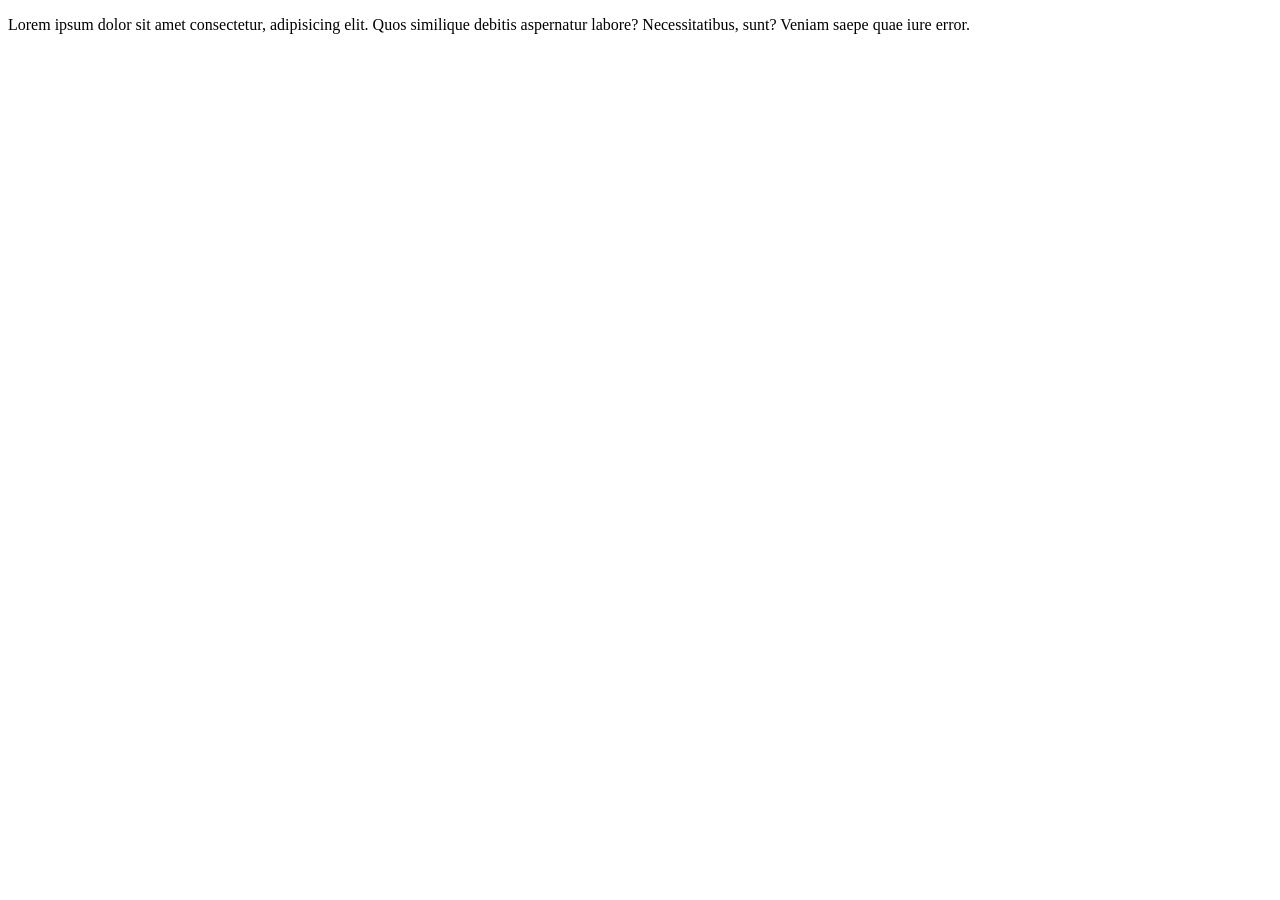
<file: index.html>
<!DOCTYPE html>
<html lang="en">
<head>
    <meta charset="UTF-8">
    <meta name="viewport" content="width=device-width, initial-scale=1.0">
    <title>Document</title>
</head>
<body>
    <div class="container">
        <p>Lorem ipsum dolor sit amet consectetur, adipisicing elit. Quos similique debitis aspernatur labore? 
            Necessitatibus, sunt? Veniam saepe quae iure error.</p>
    </div>
    <script>
        let name = "Jane Doe"
        let y = 12
        const pi = 3.142
        let is_student = true
         
        console.log(name)
        console.log(y)
        console.log(pi)
        console.log(is_student)

        console.log(typeof(name))
        console.log(typeof(pi))
        console.log(typeof(y))
        console.log(typeof(false))     
</body>
</html>
</file>
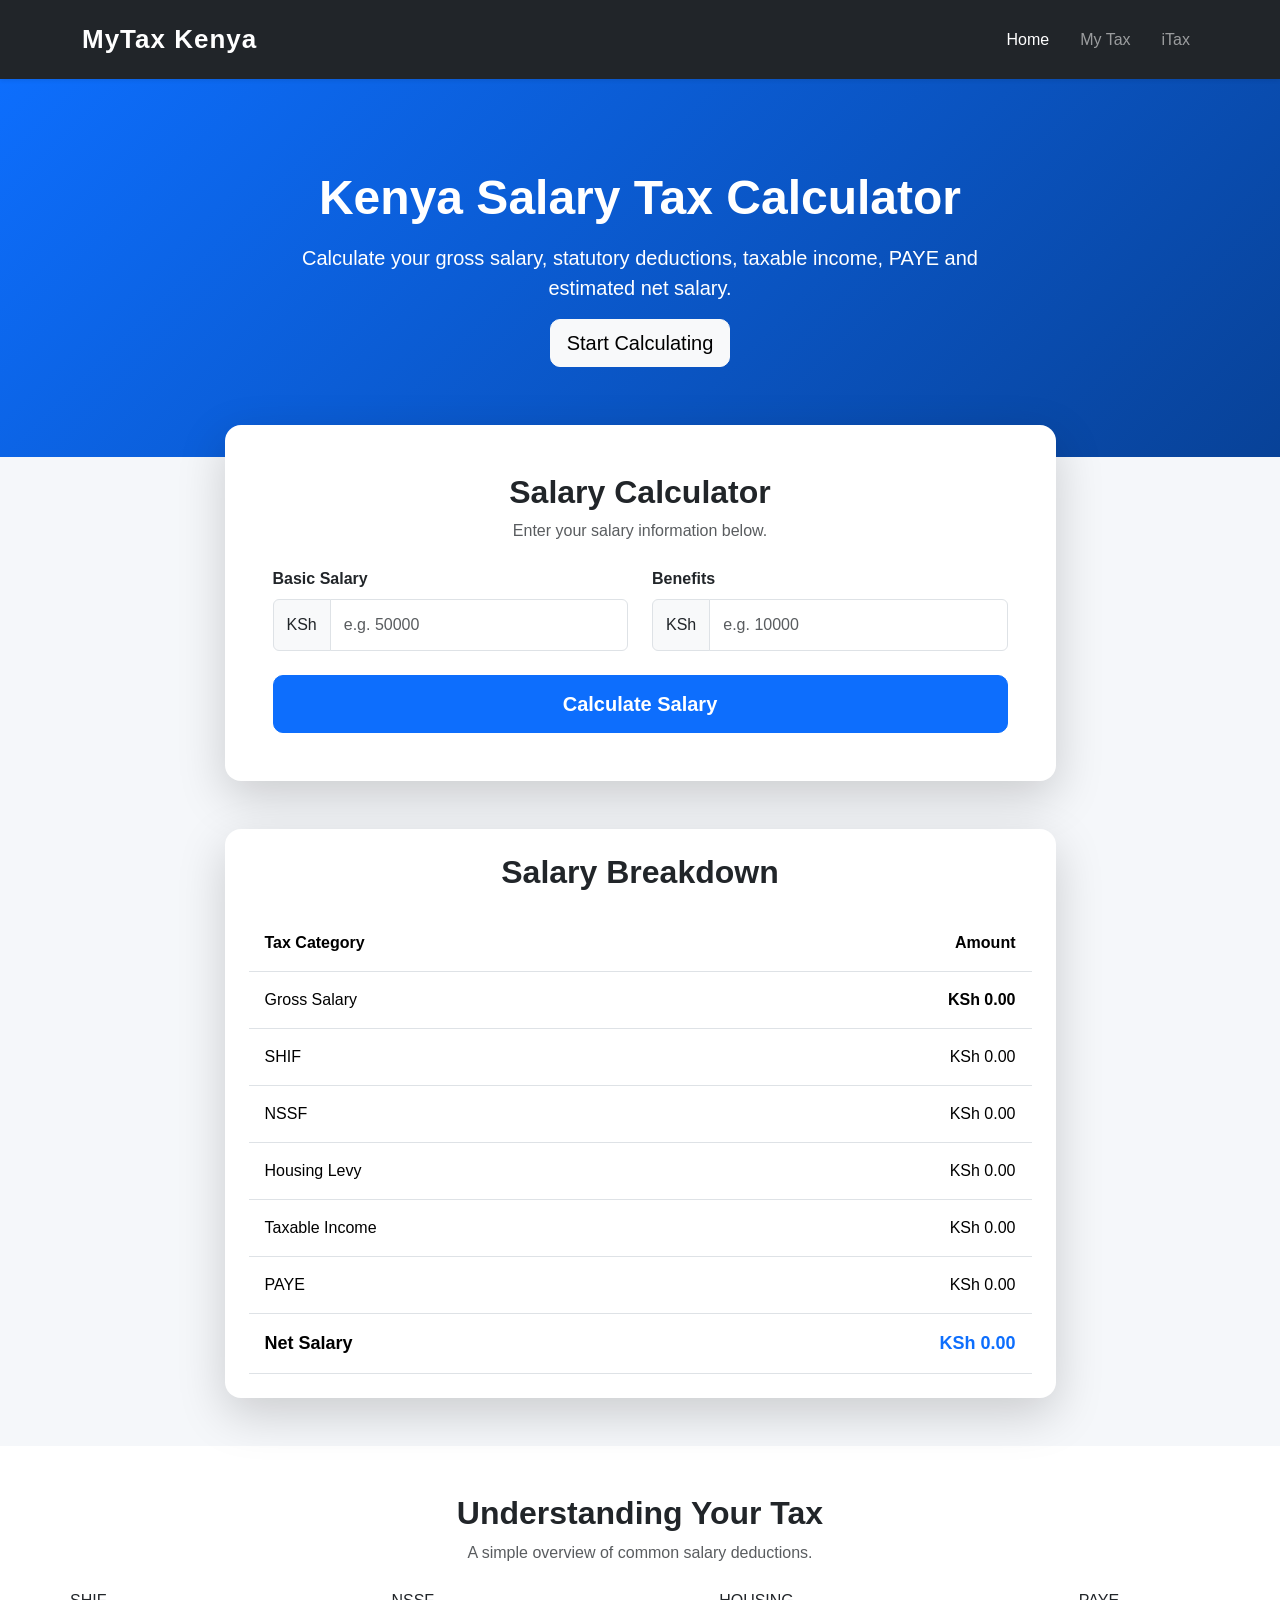
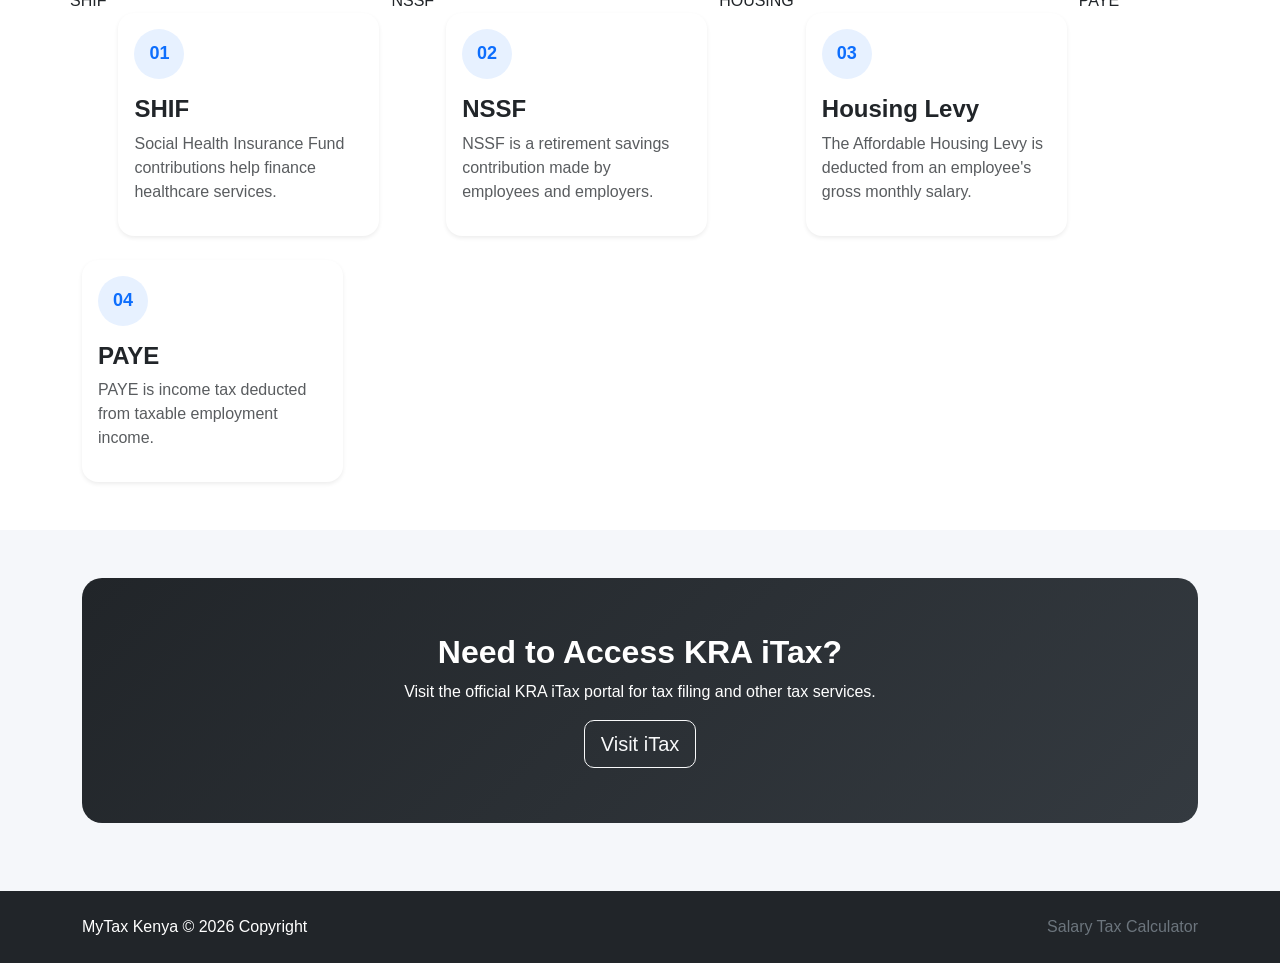
<file: MY_TAX-E/index.html>
<!DOCTYPE html>
<html lang="en">

<head>
    <meta charset="UTF-8">
    <meta name="viewport" content="width=device-width, initial-scale=1.0">

    <link href="https://cdn.jsdelivr.net/npm/bootstrap@5.3.8/dist/css/bootstrap.min.css"
        rel="stylesheet">

    <link rel="stylesheet" href="style.css">

    <title>Kenya Tax Calculator</title>
</head>

<body>

   
    <nav class="navbar navbar-expand-lg navbar-dark bg-dark shadow-sm sticky-top">
        <div class="container">

            <a class="navbar-brand fw-bold" href="#">
                MyTax Kenya
            </a>

            <button
                class="navbar-toggler"
                type="button"
                data-bs-toggle="collapse"
                data-bs-target="#navbarNav">

                <span class="navbar-toggler-icon"></span>

            </button>

            <div class="collapse navbar-collapse" id="navbarNav">

                <ul class="navbar-nav ms-auto">

                    <li class="nav-item">
                        <a class="nav-link active" href="#home">
                            Home
                        </a>
                    </li>

                    <li class="nav-item">
                        <a class="nav-link" href="#mytax">
                            My Tax
                        </a>
                    </li>

                    <li class="nav-item">
                        <a
                            class="nav-link"
                            href="https://itax.kra.go.ke/"
                            target="_blank">

                            iTax

                        </a>
                    </li>

                </ul>

            </div>

        </div>
    </nav>


   
    <section class="hero-section">

        <div class="container text-center">

            <h1 class="display-5 fw-bold">
                Kenya Salary Tax Calculator
            </h1>

            <p class="lead mt-3">
                Calculate your gross salary, statutory deductions,
                taxable income, PAYE and estimated net salary.
            </p>

            <a href="#calculator" class="btn btn-light btn-lg mt-3">
                Start Calculating
            </a>

        </div>

    </section>


    <main class="container my-5" id="home">

        <div class="row justify-content-center">

            <div class="col-lg-9">


                <div
                    id="calculator"
                    class="card calculator-card shadow-lg border-0">

                    <div class="card-body p-4 p-md-5">

                        <div class="text-center mb-4">

                            <h2 class="fw-bold">
                                Salary Calculator
                            </h2>

                            <p class="text-muted">
                                Enter your salary information below.
                            </p>

                        </div>


                        <form id="tax_form">

                            <div class="row">

                                <div class="col-md-6 mb-4">

                                    <label
                                        for="basic"
                                        class="form-label fw-semibold">

                                        Basic Salary

                                    </label>

                                    <div class="input-group">

                                        <span class="input-group-text">
                                            KSh
                                        </span>

                                        <input
                                            type="number"
                                            class="form-control"
                                            id="basic"
                                            placeholder="e.g. 50000"
                                            min="0"
                                            required>

                                    </div>

                                </div>


                              
                                <div class="col-md-6 mb-4">

                                    <label
                                        for="benefits"
                                        class="form-label fw-semibold">

                                        Benefits

                                    </label>

                                    <div class="input-group">

                                        <span class="input-group-text">
                                            KSh
                                        </span>

                                        <input
                                            type="number"
                                            class="form-control"
                                            id="benefits"
                                            placeholder="e.g. 10000"
                                            min="0"
                                            required>

                                    </div>

                                </div>

                            </div>


                            <button
                                type="submit"
                                class="btn btn-primary btn-lg w-100">

                                Calculate Salary

                            </button>

                        </form>

                    </div>

                </div>


               
                <div class="card shadow-lg border-0 mt-5">

                    <div class="card-body p-4">

                        <h2 class="text-center fw-bold mb-4">
                            Salary Breakdown
                        </h2>


                        <div class="table-responsive">

                            <table
                                class="table table-hover align-middle mb-0">

                                <thead>

                                    <tr>
                                        <th>Tax Category</th>
                                        <th class="text-end">
                                            Amount
                                        </th>
                                    </tr>

                                </thead>

                                <tbody>

                                    <tr>
                                        <td>
                                            Gross Salary
                                        </td>

                                        <td
                                            id="gross"
                                            class="text-end fw-semibold">

                                            KSh 0.00

                                        </td>
                                    </tr>


                                    <tr>
                                        <td>
                                            SHIF
                                        </td>

                                        <td
                                            id="nhif"
                                            class="text-end">

                                            KSh 0.00

                                        </td>
                                    </tr>


                                    <tr>
                                        <td>
                                            NSSF
                                        </td>

                                        <td
                                            id="nssf"
                                            class="text-end">

                                            KSh 0.00

                                        </td>
                                    </tr>


                                    <tr>
                                        <td>
                                            Housing Levy
                                        </td>

                                        <td
                                            id="nhdf"
                                            class="text-end">

                                            KSh 0.00

                                        </td>
                                    </tr>


                                    <tr>
                                        <td>
                                            Taxable Income
                                        </td>

                                        <td
                                            id="taxable"
                                            class="text-end">

                                            KSh 0.00

                                        </td>
                                    </tr>


                                    <tr>
                                        <td>
                                            PAYE
                                        </td>

                                        <td
                                            id="payee"
                                            class="text-end">

                                            KSh 0.00

                                        </td>
                                    </tr>


                                    <tr class="net-row">

                                        <td class="fw-bold">
                                            Net Salary
                                        </td>

                                        <td
                                            id="net"
                                            class="text-end fw-bold">

                                            KSh 0.00

                                        </td>

                                    </tr>

                                </tbody>

                            </table>

                        </div>

                    </div>

                </div>

            </div>

        </div>

    </main>


    <section id="mytax" class="tax-info-section py-5">

        <div class="container">

            <div class="text-center mb-5">

                <h2 class="fw-bold">
                    Understanding Your Tax
                </h2>

                <p class="text-muted">
                    A simple overview of common salary deductions.
                </p>

            </div>


            <div class="row g-4">

                 SHIF 
                <div class="col-md-6 col-lg-3">

                    <div class="card info-card h-100 border-0 shadow-sm">

                        <div class="card-body">

                            <div class="info-number">
                                01
                            </div>

                            <h4 class="fw-bold mt-3">
                                SHIF
                            </h4>

                            <p class="text-muted">
                                Social Health Insurance Fund
                                contributions help finance healthcare
                                services.
                            </p>

                        </div>

                    </div>

                </div>


                NSSF 
                <div class="col-md-6 col-lg-3">

                    <div class="card info-card h-100 border-0 shadow-sm">

                        <div class="card-body">

                            <div class="info-number">
                                02
                            </div>

                            <h4 class="fw-bold mt-3">
                                NSSF
                            </h4>

                            <p class="text-muted">
                                NSSF is a retirement savings
                                contribution made by employees and
                                employers.
                            </p>

                        </div>

                    </div>

                </div>


                 HOUSING 
                <div class="col-md-6 col-lg-3">

                    <div class="card info-card h-100 border-0 shadow-sm">

                        <div class="card-body">

                            <div class="info-number">
                                03
                            </div>

                            <h4 class="fw-bold mt-3">
                                Housing Levy
                            </h4>

                            <p class="text-muted">
                                The Affordable Housing Levy is
                                deducted from an employee's gross
                                monthly salary.
                            </p>

                        </div>

                    </div>

                </div>


                PAYE 
                <div class="col-md-6 col-lg-3">

                    <div class="card info-card h-100 border-0 shadow-sm">

                        <div class="card-body">

                            <div class="info-number">
                                04
                            </div>

                            <h4 class="fw-bold mt-3">
                                PAYE
                            </h4>

                            <p class="text-muted">
                                PAYE is income tax deducted from
                                taxable employment income.
                            </p>

                        </div>

                    </div>

                </div>

            </div>

        </div>

    </section>



    <section class="container py-5">

        <div class="itax-box text-center">

            <h2 class="fw-bold">
                Need to Access KRA iTax?
            </h2>

            <p>
                Visit the official KRA iTax portal for tax filing
                and other tax services.
            </p>

            <a
                href="https://itax.kra.go.ke/"
                target="_blank"
                class="btn btn-outline-light btn-lg">

                Visit iTax

            </a>

        </div>

    </section>


    <footer class="bg-dark text-white">

        <div class="container py-4">

            <div
                class="d-flex flex-column flex-md-row
                justify-content-between align-items-center">

                <p class="mb-2 mb-md-0">
                    MyTax Kenya © 2026 Copyright
                </p>

                <p class="mb-0 text-secondary">
                    Salary Tax Calculator
                </p>

            </div>

        </div>

    </footer>


    <script src="tax.js"></script>

    <script
        src="https://cdn.jsdelivr.net/npm/bootstrap@5.3.8/dist/js/bootstrap.bundle.min.js">
    </script>

</body>

</html>
</file>
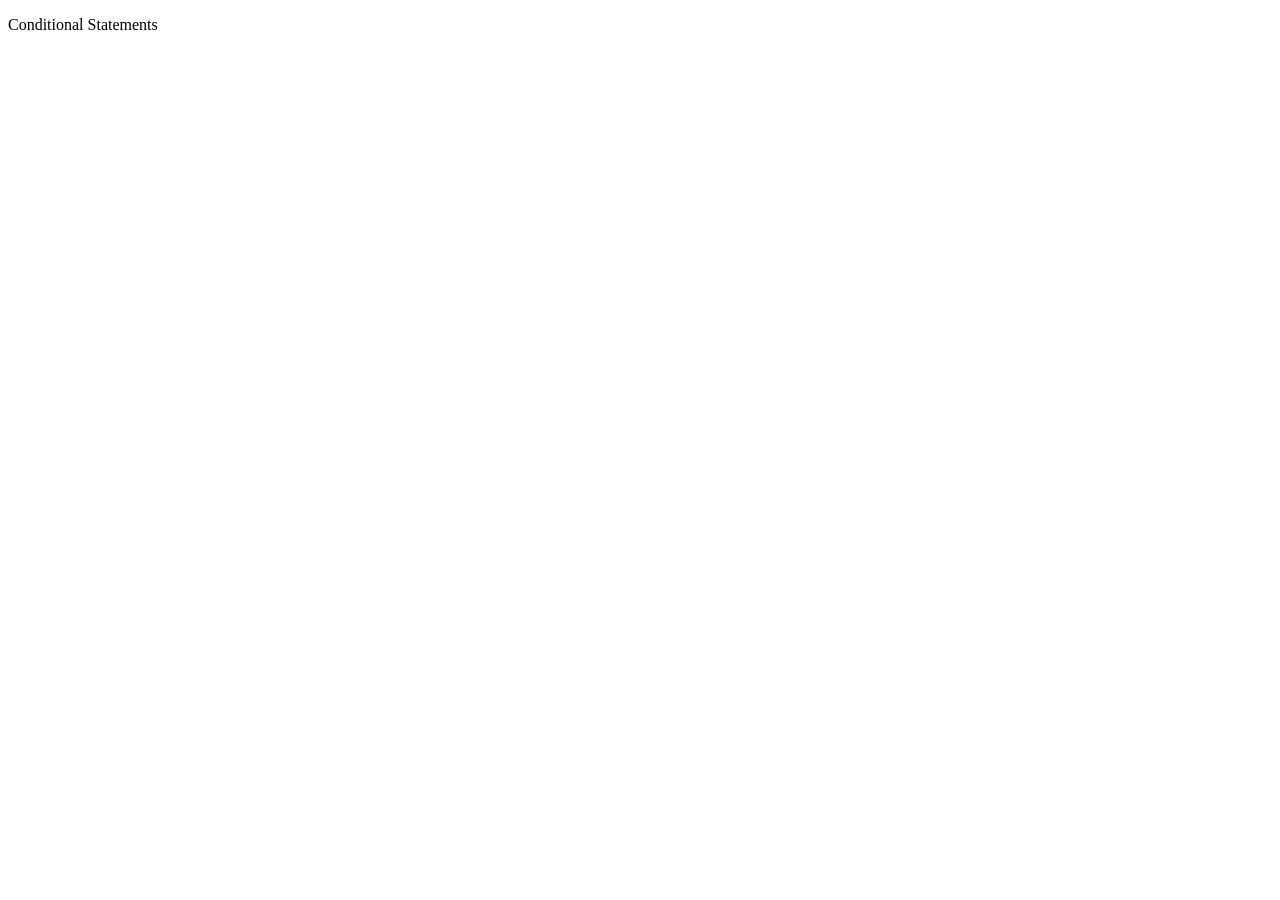
<file: conditionals.html>
<!DOCTYPE html>
<html lang="en">
<head>
    <meta charset="UTF-8">
    <meta name="viewport" content="width=device-width, initial-scale=1.0">
    <title>Document</title>
</head>
<body>
    <div>
        <p>Conditional Statements</p>
      
    </div>
<script src="conditionals.js"></script>
</body>
</html>
</file>
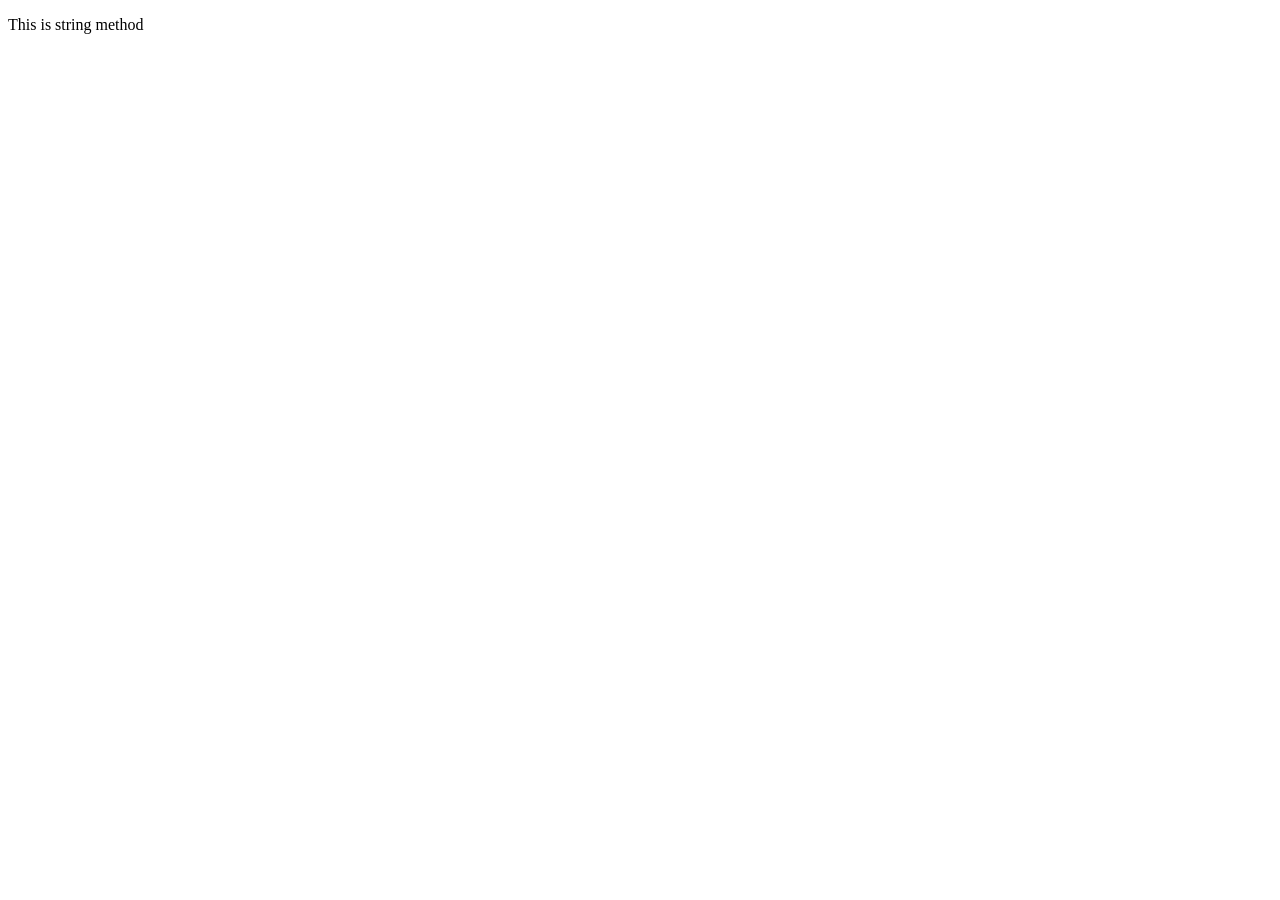
<file: strings.html>
<!DOCTYPE html>
<html lang="en">
<head>
    <meta charset="UTF-8">
    <meta name="viewport" content="width=device-width, initial-scale=1.0">
    <title>Document</title>
</head>
<body>
    <div class="container">
<p>This is string method</p>
    </div>
    <script>
        let first_name="Jane"
        let last_name="Doe"
        let full_name=first_name+""+last_name
        let full_name2=first_name.concat(last_name)
        console.log(full_name)

        console.log(`My name is ${first_name} ${last_name}`)
        console.log(first_name.length)
        console.log(last_name[2])
        console.log(first_name.slice(1,4))
        console.log(first_name.slice(2))

        let x = "My Cat is sick"
        console.log(x.toUpperCase())
        console.log(x.toLowerCase())

        console.log(x.startsWith('My'))
        console.log(x.endsWith('eck'))

        let y ="This is a string "
        let trimmed=y.trim()
        console.log(trimmed)

        let z ="This-is-a-new-string"
        console.log(z.split('-'))

        let a = "My phone number is , 073458596"
        console.log(a.split(','))

    </script>
</body>
</html>
</file>
<file: MY_TAX-E/style.css>
html {
    scroll-behavior: smooth;
}

body {
    background-color: #f5f7fa;
    font-family: Arial, sans-serif;
    color: #212529;
}


/* NAVBAR */

.navbar {
    padding: 15px 0;
}

.navbar-brand {
    font-size: 26px;
    letter-spacing: 1px;
}

.nav-link {
    font-size: 16px;
    margin-left: 15px;
    transition: 0.3s;
}

.nav-link:hover {
    transform: translateY(-2px);
}


/* HERO */

.hero-section {
    background: linear-gradient(
        135deg,
        #0d6efd,
        #084298
    );

    color: white;
    padding: 90px 20px;
}

.hero-section p {
    max-width: 700px;
    margin: auto;
}


/* CALCULATOR */

.calculator-card {
    margin-top: -80px;
    border-radius: 18px;
}

.card {
    border-radius: 16px;
}

.form-control,
.input-group-text {
    padding: 13px;
}

.form-control:focus {
    box-shadow: 0 0 0 3px rgba(13, 110, 253, 0.15);
}

.btn {
    border-radius: 10px;
}

.btn-primary {
    font-weight: bold;
    padding: 13px;
}


/* TABLE */

table {
    background-color: white;
}

table thead {
    background-color: #212529;
    color: white;
}

table th,
table td {
    padding: 16px !important;
}

table tbody tr:hover {
    background-color: #f1f5ff;
}

.net-row {
    background-color: #e7f1ff;
    font-size: 18px;
}

#net {
    color: #0d6efd;
}


/* TAX INFORMATION */

.tax-info-section {
    background-color: white;
}

.info-card {
    transition: 0.3s ease;
}

.info-card:hover {
    transform: translateY(-8px);
}

.info-number {
    width: 50px;
    height: 50px;

    display: flex;
    justify-content: center;
    align-items: center;

    border-radius: 50%;

    background-color: #e7f1ff;
    color: #0d6efd;

    font-weight: bold;
    font-size: 18px;
}


/* ITAX */

.itax-box {
    background: linear-gradient(
        135deg,
        #212529,
        #343a40
    );

    color: white;

    padding: 55px 30px;

    border-radius: 20px;
}


/* FOOTER */

footer {
    margin-top: 20px;
}


/* MOBILE */

@media (max-width: 768px) {

    .hero-section {
        padding: 70px 20px 100px;
    }

    .hero-section h1 {
        font-size: 34px;
    }

    .calculator-card {
        margin-top: -70px;
    }

    .navbar-nav {
        margin-top: 10px;
    }

    .nav-link {
        margin-left: 0;
    }
}
</file>
